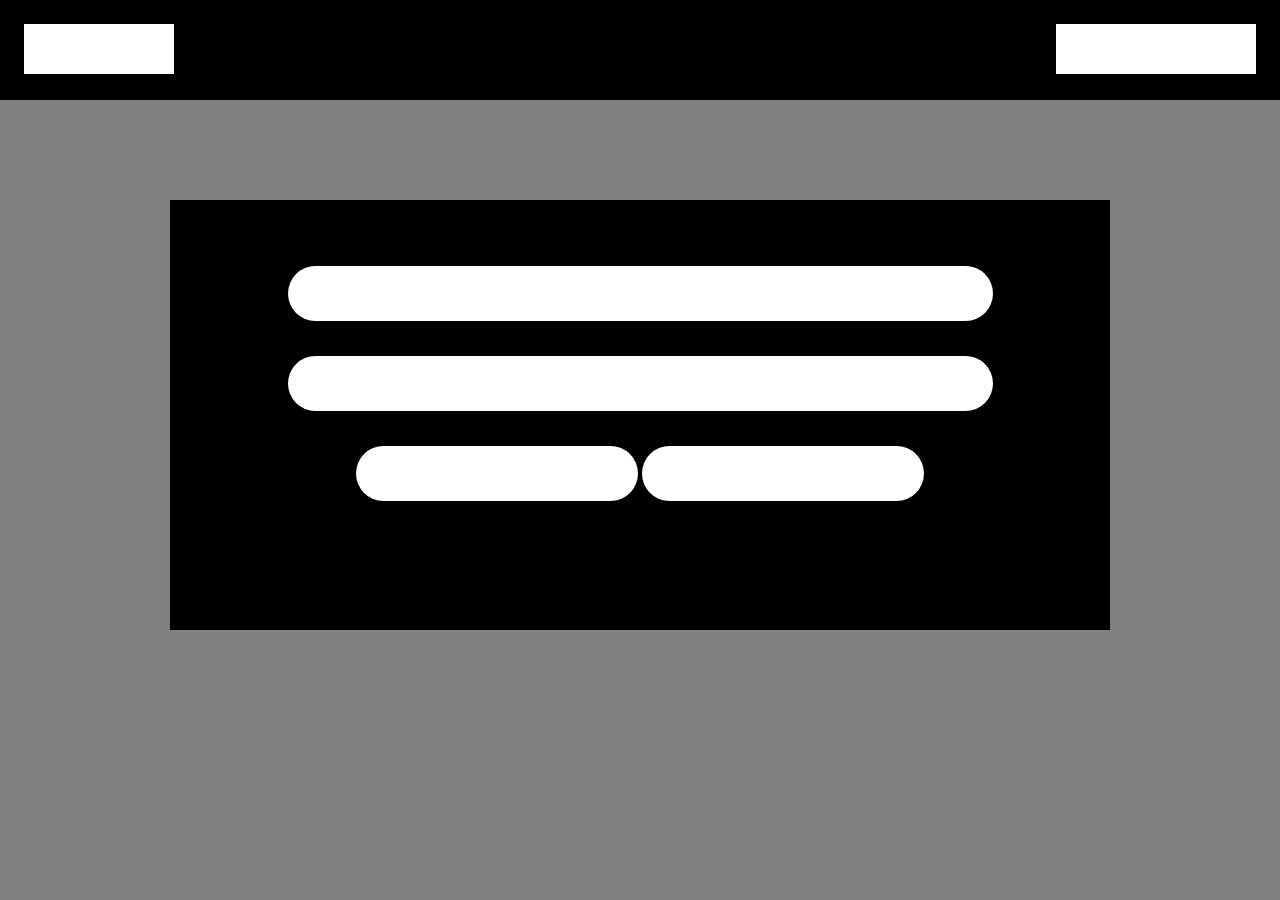
<file: Projects/HTML Day 1/index.html>
<!DOCTYPE html>
<html lang="en">
<head>
    <meta charset="UTF-8">
    <meta name="viewport" content="width=device-width, initial-scale=1.0">
    <meta http-equiv="X-UA-Compatible" content="ie=edge">
    <title>Day 1</title>
    <link rel="stylesheet" href="./reset.css">
    <link rel="stylesheet" href="./main.css">

</head>
<body>

    <header>
        <section class="header1"></section>
        <section class="header2"></section>
    </header>
    
    <section class="top-section">
        <div class="box one"></div>
        <div class="box two"></div>
        <div class="box three"></div>
        <div class="box four"></div>
    </section>

</body>
</html>
</file>
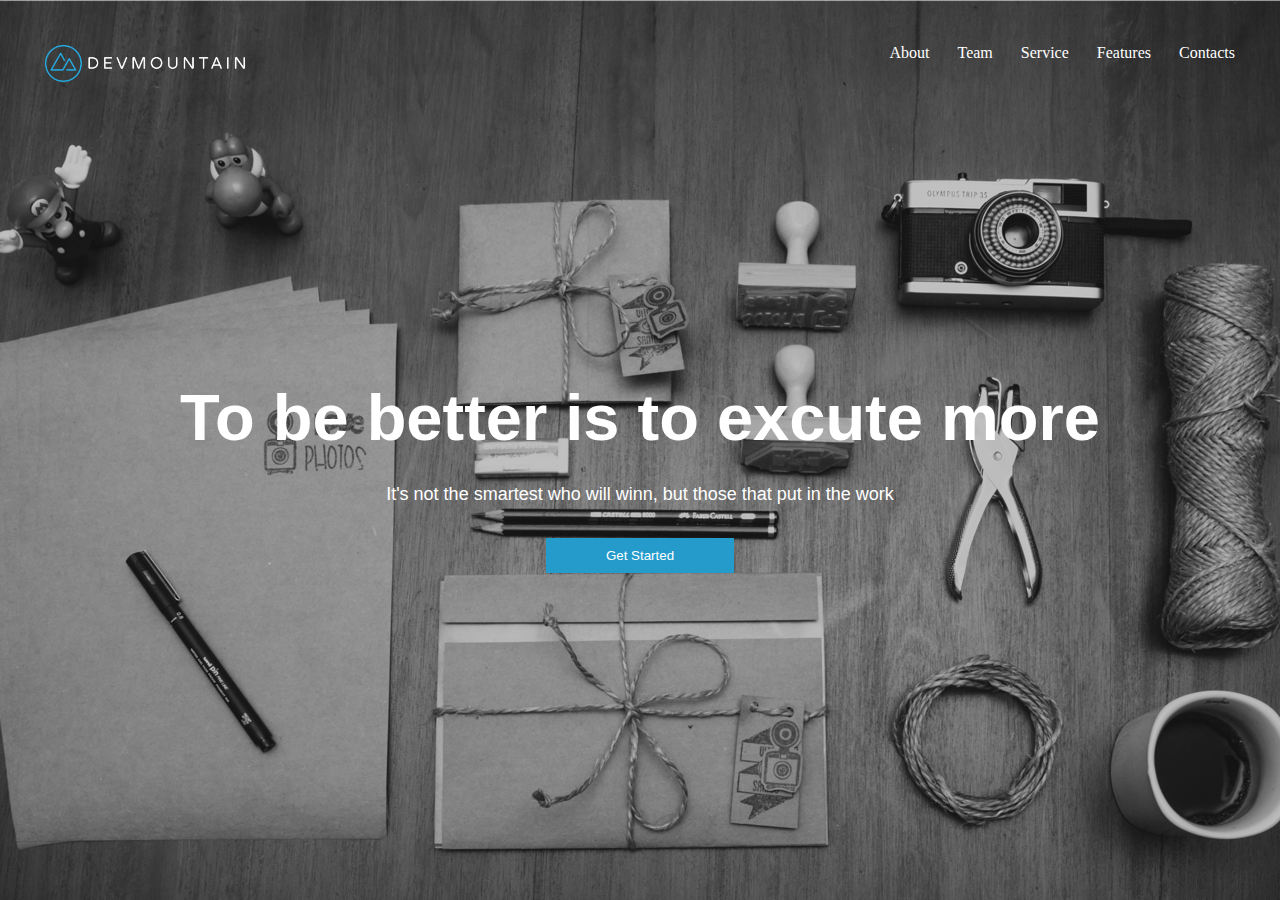
<file: Projects/HTML New/index.html>
<!DOCTYPE html>
<html lang="en">
<head>
    <meta charset="UTF-8">
    <meta name="viewport" content="width=device-width, initial-scale=1.0">
    <meta http-equiv="X-UA-Compatible" content="ie=edge">
    <link rel="stylesheet" href="./reset.css">
    <link rel="stylesheet" href="./main.css">
    <title>HTML New</title>
</head>
<body>

    <main class="main-container"> <header>
            <img src="img/logo_white.png" alt="DevmountainLogo">
            <section class="nav">
                <ul>
                    <li class="navitem">About</li>
                    <li class="navitem">Team</li>
                    <li class="navitem">Service</li>
                    <li class="navitem">Features</li>
                    <li class="navitem">Contacts</li>
                </ul>
            </section>

            <section class="mainbody">
                <h1>To be better is to excute more </h1>
                <p>It's not the smartest who will winn, but those that put in the work </p>
                <button>Get Started</button>
            </section>

        </header></main>
   
</body>
</html>
</file>
<file: Projects/HTML Day 1/main.css>
header {
    background-color: black;
    width: 100%;
    height: 100px;
    padding: 24px;

}

.header1 {
    background-color: white;
    width:  150px;
    height: 50px;
    display: inline-block;
    margin-right: 20px;
}

.header2 {
    background-color: white;
    width:  200px;
    height: 50px;
    display: inline-block;
    float: right;
}

body {
    background-color: gray;
}

.top-section {
    width: 940px;
    height: 430px;
    background: black;
    margin: 100px auto;
    text-align: center;
    padding-top: 50px;
}

.box {
    background: white;
    border-radius: 32px;
    height: 55px;
    display: inline-block;
    margin: 16px 0;
}

.one, .two {
    width: 75%;
}

.three, .four {
    width: 30%;
}
</file>
<file: Projects/HTML New/main.css>
@import url('https://fonts.googleapis.com/css?family=Open+Sans');

header{
    width: 100%;
    height: 100px;
    padding: 45px;
}

header img {
    width: 200px;
}

.main-container {
    height: 100vh;
    width: 100%;
    background: url("img/background.png") center no-repeat;
    background-size: cover;
}

.nav {
    float: right;
}

.navitem {
    display: inline-block;
    color: white;
    margin-left: 24px;
}

button {
    background: #259BCC;
    padding: 10px 60px;
    margin-top: 35px;
    color: white;
    border: none;
    font-family: sans-serif;
}

button:focus {
    outline: none;
}

.mainbody {
    margin: 300px auto;
    text-align: center;
    height: 300 px;
}

h1 {
    font-size: 65px;
    padding: 0 auto;
    color: white;
    font-family: sans-serif;
    font-weight: bold;
}

p {
    font-size: 2vh;
    padding: 0 auto;
    margin-top: 35px;
    color: white;
    font-family: sans-serif;
}
</file>
